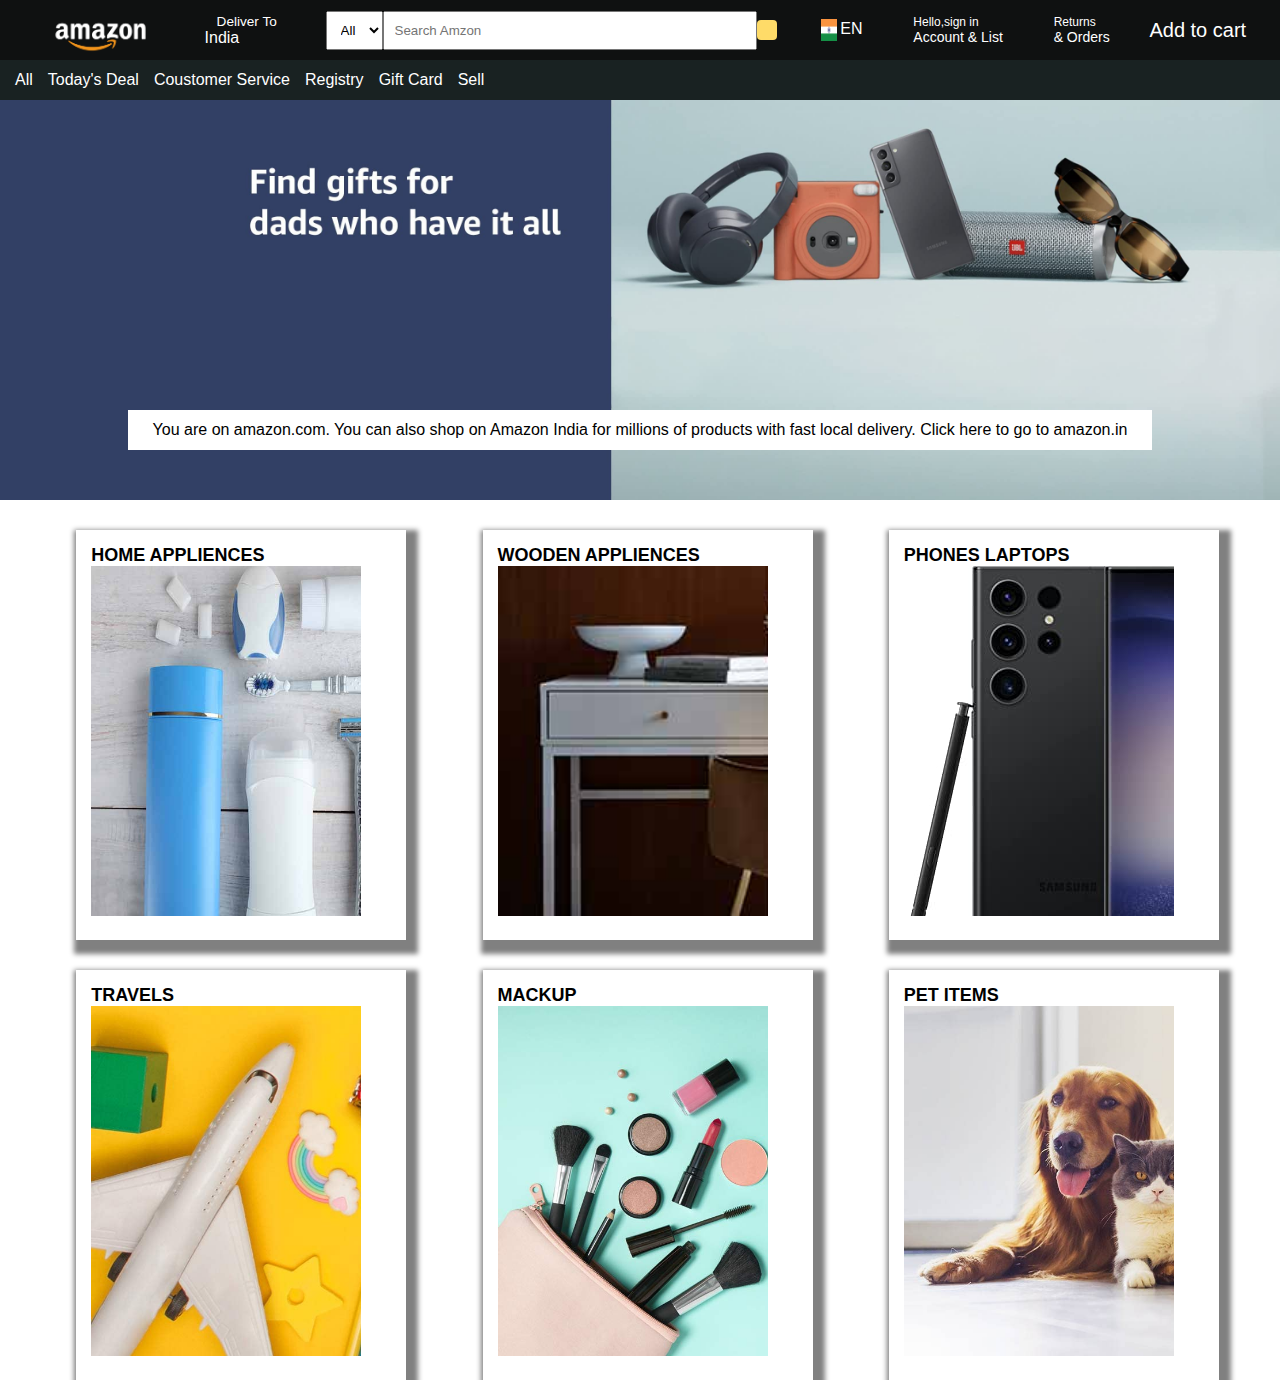
<file: amazon/index.html>
<!DOCTYPE html>
<html lang="en">

<head>
    <meta charset="UTF-8">
    <meta name="viewport" content="width=device-width, initial-scale=1.0">
    <title>Amazon</title>
    <link rel="stylesheet" href="https://cdnjs.cloudflare.com/ajax/libs/font-awesome/6.4.2/css/all.min.css"
        integrity="sha512-z3gLpd7yknf1YoNbCzqRKc4qyor8gaKU1qmn+CShxbuBusANI9QpRohGBreCFkKxLhei6S9CQXFEbbKuqLg0DA=="
        crossorigin="anonymous" referrerpolicy="no-referrer" />
    <link rel="stylesheet" href="style.css">
</head>

<body>
    <header>
        <div class="navbar ">
            <div class="nav-logo border">
                <div class="logo">

                </div>
            </div>
            <div class="location border">

                <p class="locfirst">Deliver To
                <p>
                <div class="location-icon">
                    <i class="fa-sharp fa-solid fa-location-pin"></i>
                    <p class="locsecond">India</p>
                </div>
            </div>
            <div class="navsearch border">
                <select class="serall">
                    <option>
                        All
                    </option>

                </select>
                <input placeholder="Search Amzon" class="searamaz">
                <i class="fa-solid fa-magnifying-glass iconser"></i>
            </div>

            <div class="en border">
                <img src="image/ind.jpg" height="22px" width="16px" class="indflag">

                <section>

                    <option class="enlan">
                        EN

                    </option>

                </section>
            </div>
            <div class="hellow border">
                <p class="help1">
                    Hello,sign in

                </p>
                <p class="help2">
                    Account & List
                </p>
            </div>
            <div class="hellow border">
                <p class="help1">
                    Returns

                </p>
                <p class="help2">
                    & Orders
                </p>
            </div>
            <div class="CART">
                <i class="fa-solid fa-cart-shopping iconcart"></i>
                <p class="carttext">

                    Add to cart

                </p>
            </div>

        </div>
        <div class="navbelow">
            <div class="space">All</div>
            <div class="space">Today's Deal</div>
            <div class="space">Coustomer Service</div>
            <div class="space"> Registry</div>
            <div class="space">Gift Card</div>
            <div class="space">Sell</div>


        </div>


    </header>
    <div class="hero">
        <div class="herotext">

            You are on amazon.com. You can also shop on Amazon India for millions of products with fast local delivery.
            Click here to go to amazon.in

        </div>

    </div>
    <div class="shopsection1">

        <div class="box1">
            <p>
                HOME APPLIENCES
            </p>
            <div class="b1img">
                <input type="button" value="View More" class="popup">
            </div>



        </div>
        <div class="box2">
            <p>
                WOODEN APPLIENCES
            </p>
            <div class="b2img">
                <input type="button" value="View More" class="popup">
            </div>
        </div>

        <div class="box3">
            <p>
                PHONES LAPTOPS
            </p>
            <div class="b3img">
                <input type="button" value="View More" class="popup">
            </div>
        </div>

    </div>

    <div class="shopsection2">
        <div class="box4">
            <p>
                TRAVELS
            </p>
            <div class="b4img">
                <input type="button" value="View More" class="popup">
            </div>
        </div>

        <div class="box5">
            <p>
                MACKUP
            </p>
            <div class="b5img">
                <input type="button" value="View More" class="popup">
            </div>
        </div>

        <div class="box6">
            <p>PET ITEMS
            </p>
            <div class="b6img">
                <input type="button" value="View More" class="popup">
            </div>
        </div>

    </div>
    </div>
    </div>

</body>

</html>
</file>
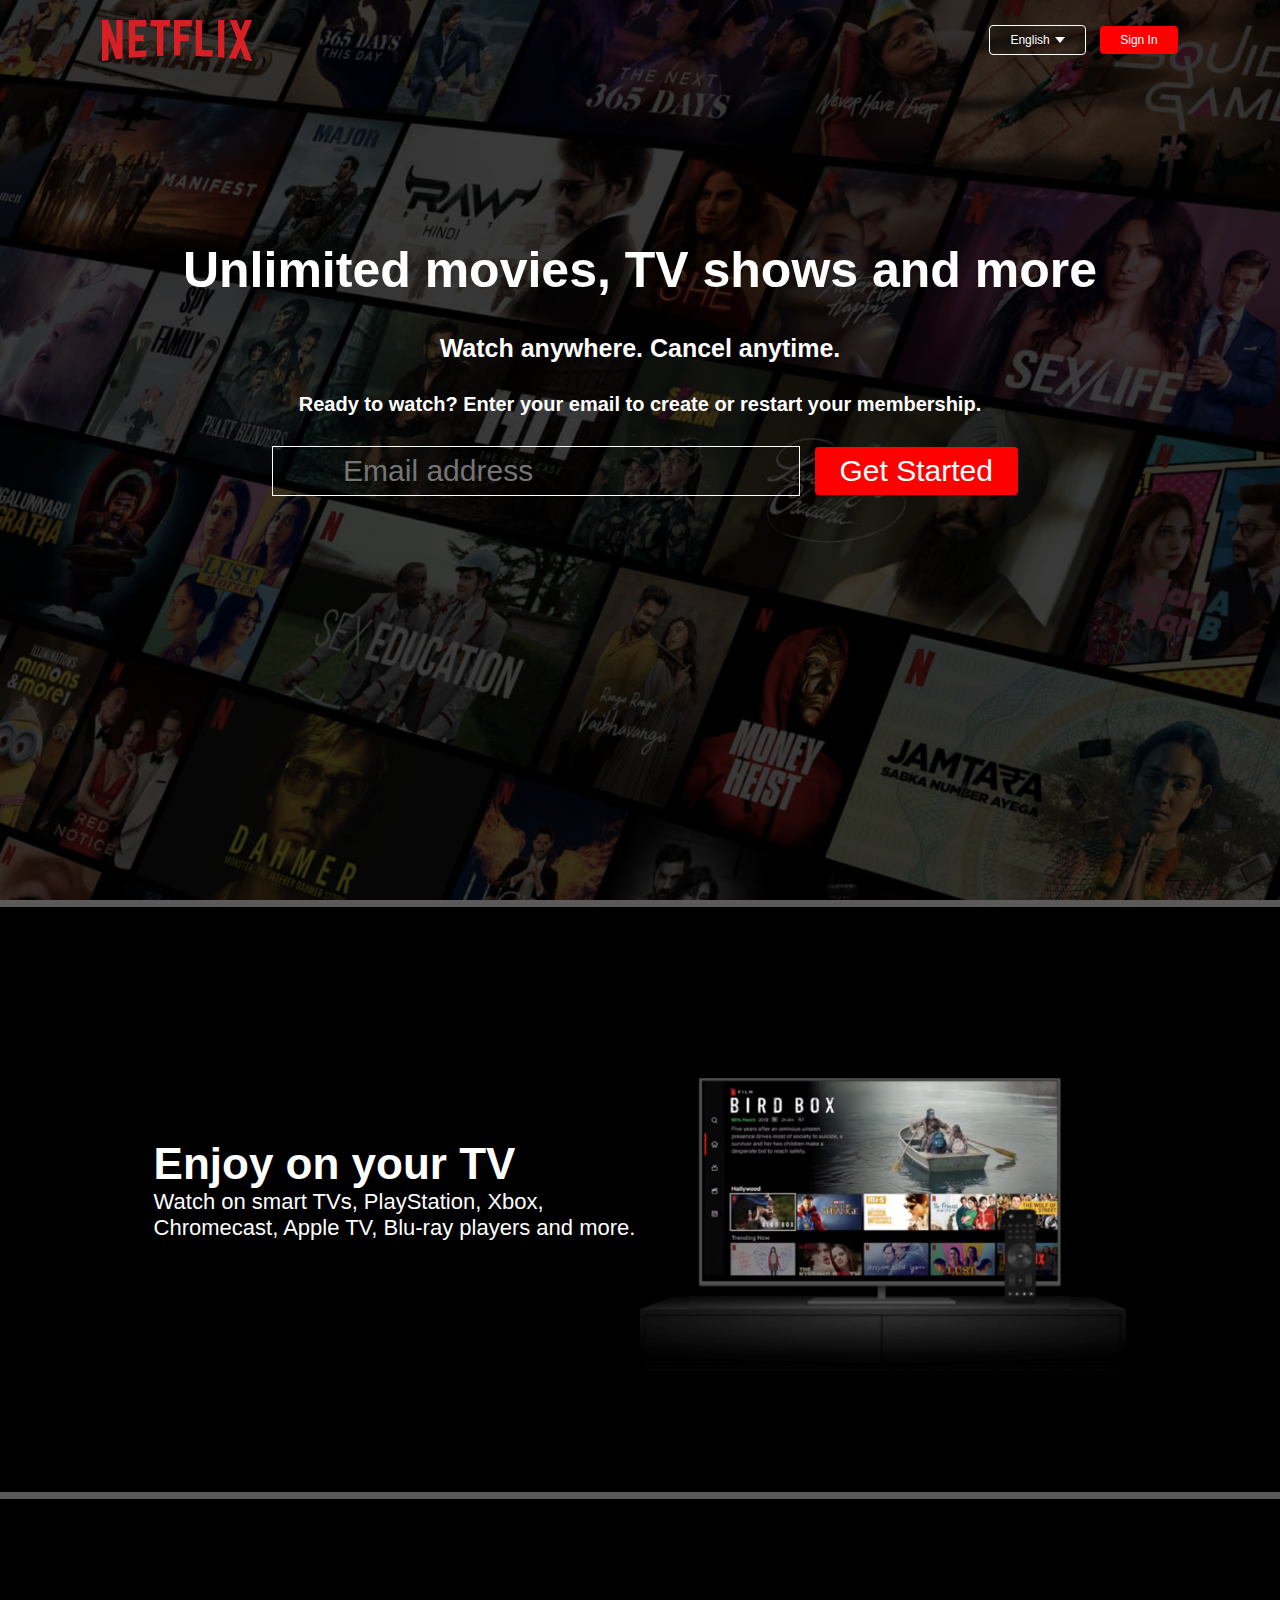
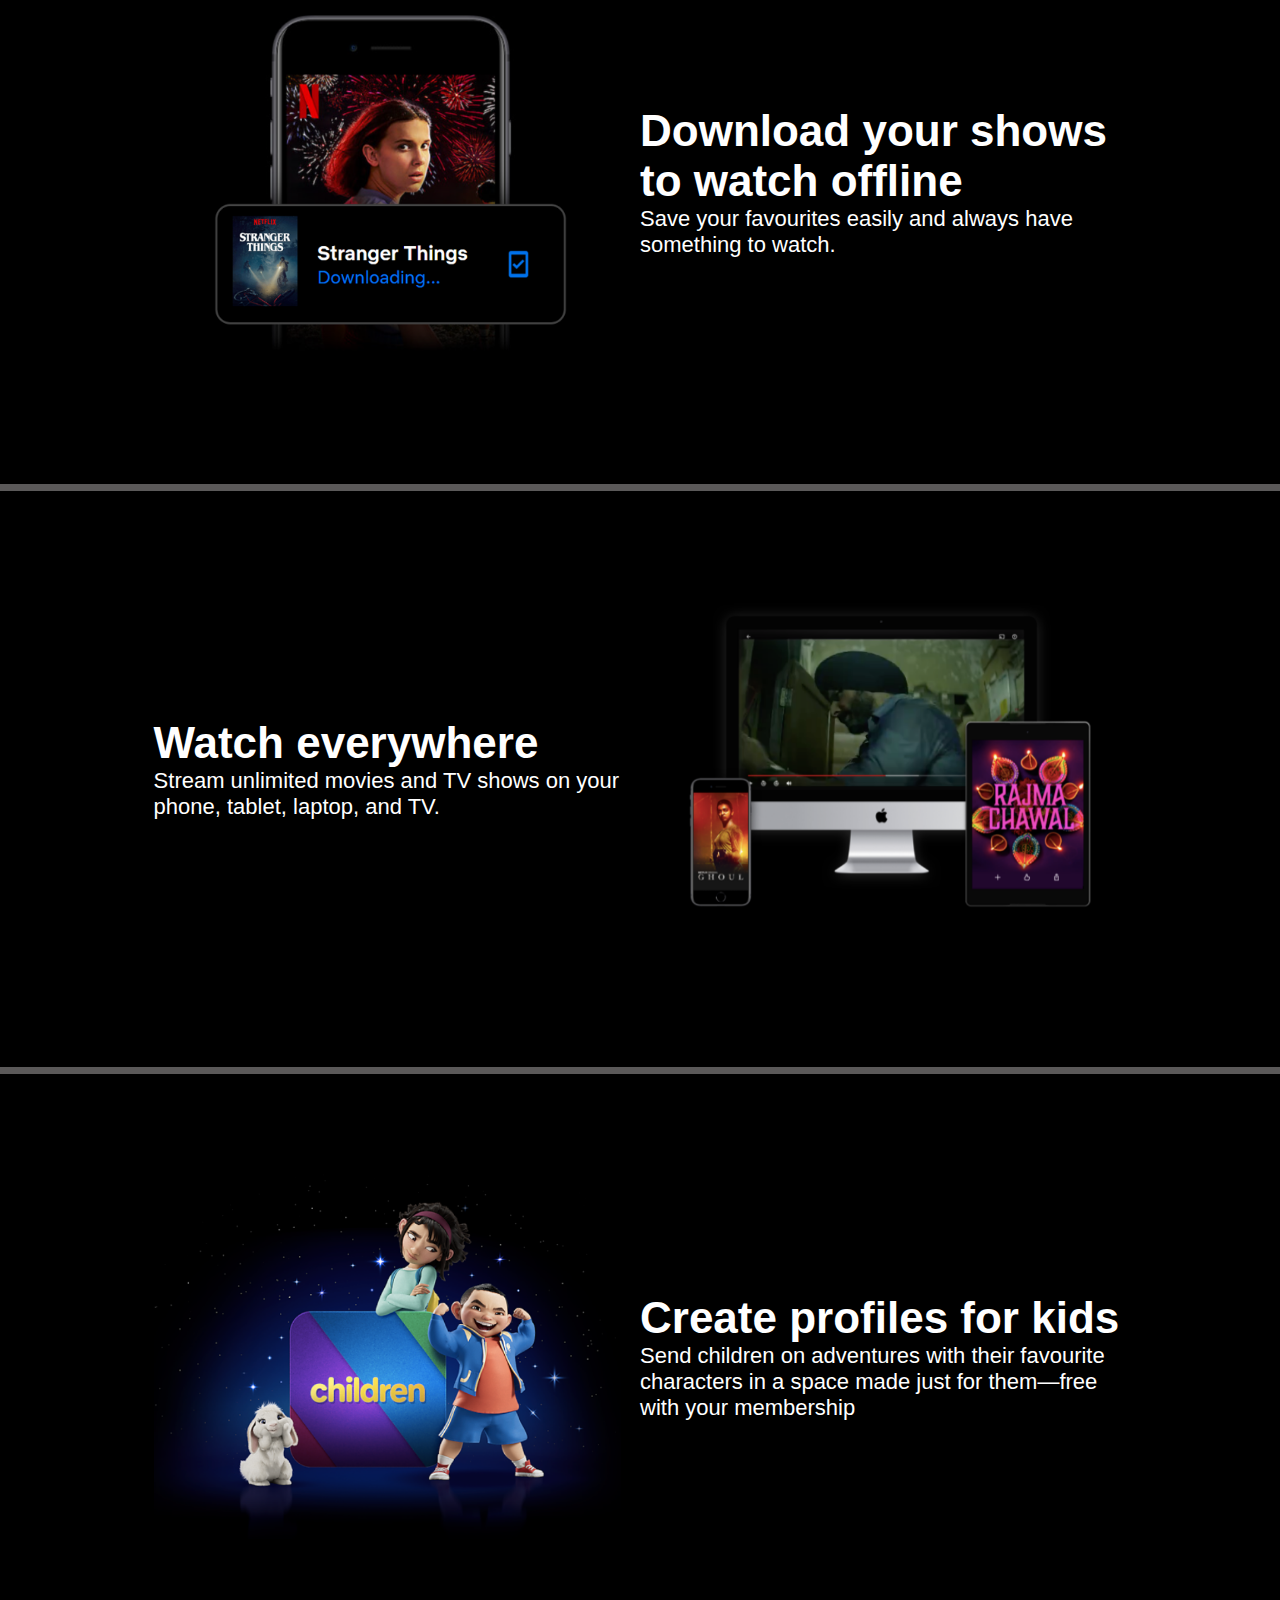
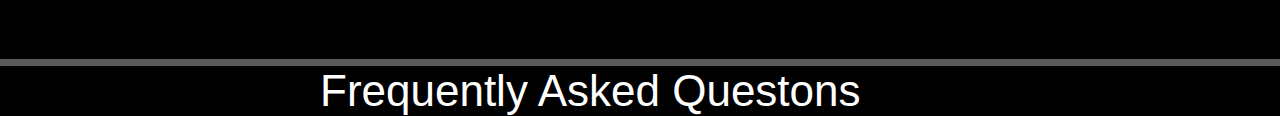
<file: Netflix/home.html>
<!DOCTYPE html>
<html lang="en">

<head>

    <title>NETFLIX</title>
    <link rel="stylesheet" href="style.css">
</head>

<body>
    <div class="header">


        <nav>
            <img src="images\logo.png" class="logo" />
            <div>
                <button class="languagebtn">English<img src="images\down-icon.png"></button>
                <button>Sign In</button>
            </div>
        </nav>

        <div class="text">

            <h1>

                Unlimited movies, TV shows and more
            </h1>
            <h2>

                Watch anywhere. Cancel anytime.
            </h2>
            <h3>
                Ready to watch? Enter your email to create or restart your membership.
            </h3>
            <form class="email">

                <input type="email" placeholder="Email address" required>
                <button type="submit" class="subbtn">
                    Get Started
                </button>

            </form>

        </div>
    </div>
    <div class="border">

    </div>

    <div class="feature">

        <div class="row">
            <div class="textclm">

                <h1>
                    Enjoy on your TV
                </h1>
                <p>
                    Watch on smart TVs, PlayStation, Xbox,
                    Chromecast, Apple TV, Blu-ray players and
                    more.
                </p>

            </div>
            <div class="feature-img">
                <img src="images\feature-1.png" >
            </div>
        </div>
        


    </div>
    <div class="border">

    </div>
    <div class="feature">
        
        <div class="row">
            <div class="feature-img">
                <img src="images\feature-2.png" >
            </div>
            <div class="textclm">

                <h1>
                    Download your shows to watch offline
                </h1>
                <p>
                    Save your favourites easily and always have something to watch.
                </p>

            </div>
            
        </div>
        


    </div>
    <div class="border">

    </div>
    <div class="feature">

        <div class="row">
            <div class="textclm">

                <h1>
                    Watch everywhere
                </h1>
                <p>
                    Stream unlimited movies and TV shows on your phone, tablet, laptop, and TV.
                </p>

            </div>
            <div class="feature-img">
                <img src="images\feature-3.png" >
            </div>
        </div>
        


    </div>
    <div class="border">

    </div>
    <div class="feature">

        <div class="row">
            <div class="feature-img">
                <img src="images\feature-4.png" >
            </div>
            <div class="textclm">

                <h1>
                    Create profiles for kids

                </h1>
                <p>
                    Send children on adventures with their favourite characters
                     in a space made just for them—free with your membership
                </p>

            </div>
           
        </div>
        


    </div>
    <div class="border">

    </div>

    <div class="faq">

     Frequently Asked Questons
    </div>

</body>

</html>
</file>
<file: amazon/style.css>
* {
    margin: 0px;
    padding: 0px;
    font-family: Arial, Helvetica, sans-serif;
    border: border-box;

}

.navbar {
    width: 100%;
    height: 60px;
    background-color: #0f1111;
    color: white;
    display: flex;
    align-items: center;
    justify-content: space-evenly;
}

.nav-logo {
    height: 50px;
    width: 113px;

    margin: 1px;
    padding: 1px 8px;
    cursor: pointer;
}
.border{
    border: 1px solid transparent;
}
.border :hover{
    border: 1px solid white;
}

.location{
    cursor: pointer;
}

.logo {
    height: 50px;
    width: 113px;
    background-size: cover;
    background-image: url(image/amazon_logo.png);

}

.locfirst {
    font-size: 0.85rem;
    color: white;
    margin-left: 15px;
}

.locsecond {
    font-size: 1rem;
    margin-left: 3px;
}

.location-icon {
    
    display: flex;
    
}

.navsearch{
    display: flex;
    padding: 10px 4px 10px 3px;
    margin-left: 10px;
    font-size: 14px;
    cursor: pointer;
    border-radius: 8px;
    align-items: center;
}
.serall{
    padding:10px 10px 10px 10px;
    
}
.searamaz{
    padding:10px 10px 10px 10px;
    width: 350px;
}
.iconser{
    
    background-color:#fedb68;
    padding:10px 10px 10px 10px;
    font-size: 1.2rem;
    border-radius: 4px;
    color: #0f1111;
    
}
.en{
    display: flex;
    align-items: center;
    cursor: pointer;

}
.indflag{
    margin-left: 5px;
}
.enlan{
    margin-left: 3px;
}
.hellow{
    margin-left: 15px;
    cursor: pointer;
}
.help1{
    font-size: 12px;
}
.help2{
    font-size: 14px;
}
.CART{
    display: flex;
   
}
.carttext{

    font-size: 20px;
    margin-left: 5px;
   
}
.navbelow{
    height: 40px;
    background-color: #192222;
    color: white;
    display: flex;
    align-items: center;
    
}
.space{
    margin-left: 15px;
}
.hero{
   background-image: url(image/hero_image.jpg);
   height: 400px;
    background-size: cover;
    display: flex;
    align-items: flex-end;
    justify-content: center;
    
}
.herotext{
      height: 40px;
      background-color: white;
      color: black;
      width: 80%;
      justify-content: center;
      align-items: center;
      display: flex;
      margin-bottom: 50px;
      
}
.shopsection1{
    display: flex;
    justify-content: space-evenly;
    margin-top: 30px;
    color: black;
    font-size: 18px;
   
    font-weight:bolder;
}
.shopsection2{
    display: flex;
    justify-content: space-evenly;
    margin-top: 30px;
    color: black;
    font-size: 18px;
   
    font-weight:bolder;
}
.box1{
    height: 380px;
    width: 300px;
    background-color: white;
   padding: 15px 15px 15px 15px;
   margin-left: 15px;
   box-shadow: grey 5px 7px 5px 7px;
 
}
.b1img
{
    background-image: url(image/box2_image.jpg);
    height: 350px;
    width: 270px;
    display: flex;
    align-items: flex-end;
    background-size: cover;
}
.box2{
    height: 380px;
    width: 300px;
    box-shadow: grey 5px 7px 5px 7px;
   padding: 15px 15px 15px 15px;
   margin-left: 15px;
   
}
.box3{
    height: 380px;
    width: 300px;
    box-shadow: grey 5px 7px 5px 7px;
   padding: 15px 15px 15px 15px;
   margin-left: 15px;
}
.box4{
    height: 380px;
    width: 300px;
    box-shadow: grey 5px 7px 5px 7px;
   padding: 15px 15px 15px 15px;
   margin-left: 15px;
}
.box5{
    height: 380px;
    width: 300px;
    box-shadow: grey 5px 7px 5px 7px;
   padding: 15px 15px 15px 15px;
   margin-left: 15px;
}
.box6{
    height: 380px;
    width: 300px;
    box-shadow: grey 5px 7px 5px 7px;
   padding: 15px 15px 15px 15px;
   margin-left: 15px;
}
.b2img
{
    background-image: url(image/box3_image.jpg);
    height: 350px;
    width: 270px;
    display: flex;
    align-items: flex-end;
    background-size: cover;
}
.b3img
{
    background-image: url(image/box4_image.jpg);
    height: 350px;
    width: 270px;
    display: flex;
    align-items: flex-end;
}
.popup{
    height: 30px;
    background-color: rgb(38, 36, 36);
    width: 270px;
    color: white;
    align-items: center;
    justify-content: center;
    display: flex;
    padding-top: 15px;
    opacity: 0;
    transition: 1s;
    
    
    
}
.b1img:hover .popup{
    opacity: 1;
   padding-top: 0px;
}
.b2img:hover .popup{
    opacity: 1;
   padding-top: 0px;
}
.b3img:hover .popup{
    opacity: 1;
   padding-top: 0px;
}
.b4img:hover .popup{
    opacity: 1;
   padding-top: 0px;
}
.b5img:hover .popup{
    opacity: 1;
   padding-top: 0px;
}
.b6img:hover .popup{
    opacity: 1;
   padding-top: 0px;
}
.b4img
{
    background-image: url(image/box7_image.jpg);
    height: 350px;
    width: 270px;
    display: flex;
    align-items: flex-end;
    background-size: cover;
}
.b5img
{
    background-image: url(image/box5_image.jpg);
    height: 350px;
    width: 270px;
    display: flex;
    align-items: flex-end;
    background-size: cover;

 
    
}
.b6img
{
    background-image: url(image/box6_image.jpg);
    height: 350px;
    width: 270px;
    display: flex;
    align-items: flex-end;
    background-size: cover;
    
}
</file>
<file: Netflix/style.css>
*{
   margin: 0px;
   padding: 0px;
   font-family: 'poppins',sans-serif;
   box-sizing: border-box;

}



body{
    background-color: black;
    color: white;
}
.header{
    width: 100%;
    height: 100vh;
    background-image: linear-gradient(rgba(0,0,0,0.7),rgba(0,0,0,0.7)),url(images/header-image.png);
    
    background-size: cover;
    background-position: center;
    position: relative;
    padding: 10px 8% ;
}
nav{
    display: flex;
    align-items: center;
    justify-content: space-between;
    padding: 10px 0;
    
}
.logo{
    width: 150px;
    cursor: pointer;
}
nav button{
    border: 0px;
    outline: 0px;
    background-color: red;
    color: white;
   
    font-size: 12px;
    padding: 7px 20px;
    margin-left: 10px;
    
    border-radius: 4px;
    cursor: pointer;
   
}
.languagebtn{
    display: inline-flex;
    background: transparent;
    border: 1px solid white;
    text-align: center;
}
.languagebtn img{
    width: 10px;
    margin-left: 5px;
    padding: 4px 0;
}
.subbtn{
    border: 0px;
    outline: 0px;
    background-color: red;
    color: white;
   
    font-size: 30px;
    padding: 7px 25px;
    margin-left: 10px;
    
    border-radius: 4px;
    cursor: pointer;

}
.text{

    text-align: center;
    margin-top: 170px;
}
.text h1{
    font-size: 50px;
}
.text h2{
    font-size: 25px;
    font-family: 'Gill Sans', 'Gill Sans MT', Calibri, 'Trebuchet MS', sans-serif;
    margin-top: 35px;
}
.text h3{
    font-size: 20px;
    margin-top: 30px;
}
.email{
    margin-top: 30px;
    
}
.email input{
    flex: 1;
    border: 0;
    margin-left: 10px;
    padding: 7px 70px;
    font-size: 30px;
    background: transparent;
    border: 1px solid white;
    
}
.feature{

    padding: 50px 12%;
    font-size: 22px;
    
}
.row{
    display: flex;
    width: 100%;
    align-items: center;
    padding: 50px 0;
    flex-wrap: wrap;
}

.border{
    height: 7px;
    width: 100%;
    background-color: rgb(91, 89, 89);
}
.feature-img{
   flex-basis: 50%;
   margin-bottom: 20px;
   
}
.textclm{
    flex-basis: 50%;
    margin-bottom: 20px;}

.feature-img img{
    margin: auto;
    display: block;
    width: 100%;
}
.faq{
    font-size: 44px;
    padding: 0 150px;
    margin-left: 170px;
    align-content: center;
    font-style:bold;
}
</file>
